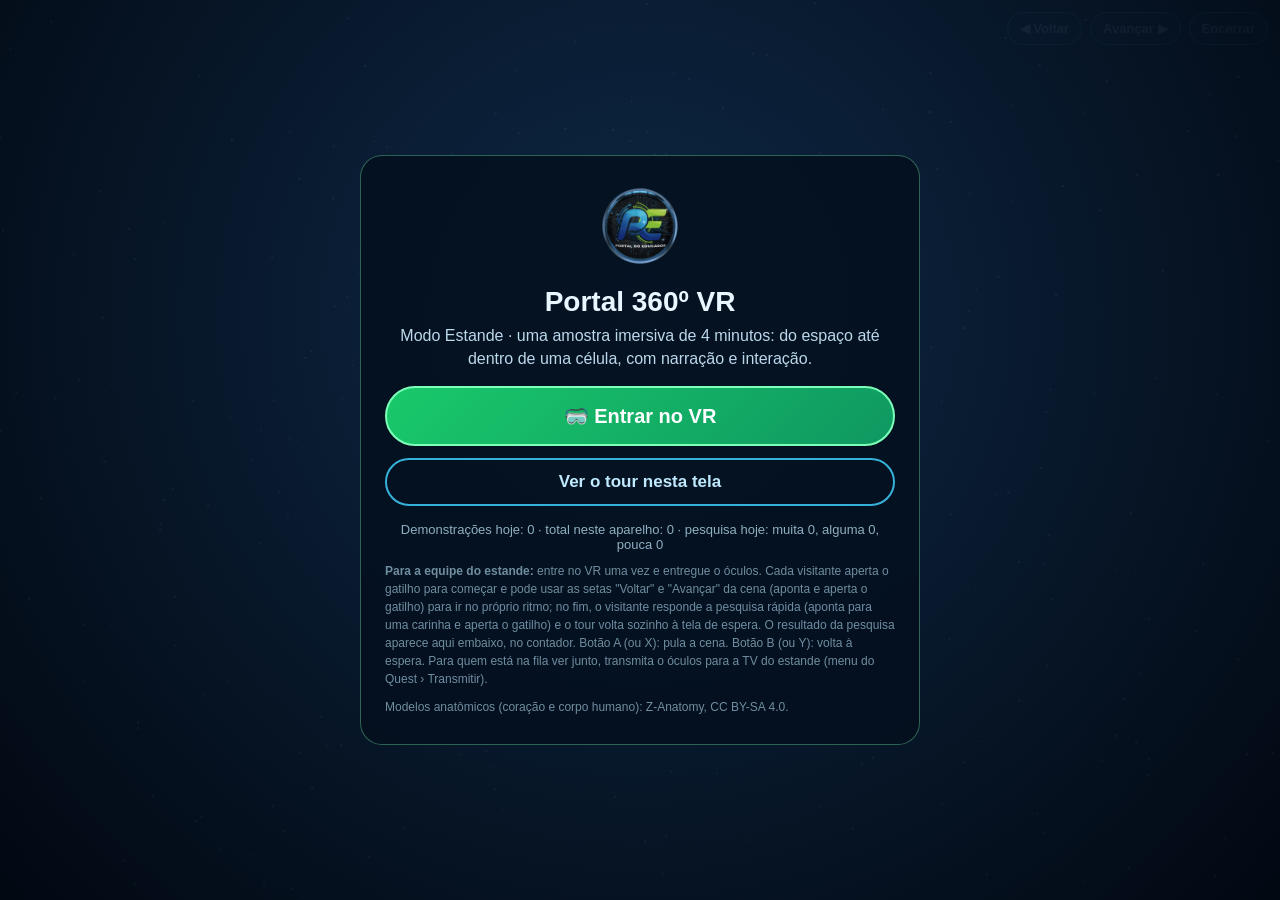
<file: demo/index.html>
<!doctype html>
<html lang="pt-BR">
<head>
<meta charset="utf-8">
<meta name="viewport" content="width=device-width,initial-scale=1">
<title>Portal 360º VR · Modo Estande</title>
<link rel="icon" href="assets/logo.png">
<style>
:root{--verde:#1a6b2a;--azul:#0f2c4a;--claro:#7CFFB8}
*{box-sizing:border-box}
html,body{margin:0;height:100%;background:#020812;color:#eaf6ff;font-family:"Segoe UI",Arial,sans-serif;overflow:hidden}
#palco{position:fixed;inset:0;width:100%;height:100%;display:block}
#painel{position:fixed;inset:0;display:flex;align-items:center;justify-content:center;background:radial-gradient(circle at 50% 35%,rgba(15,44,74,.92),rgba(2,8,18,.97));z-index:10}
#painel.oculto{display:none}
.caixa{max-width:560px;width:calc(100% - 32px);text-align:center;padding:28px 24px;border:1px solid rgba(124,255,184,.35);border-radius:22px;background:rgba(4,16,30,.85)}
.caixa img{width:84px;height:84px;border-radius:50%;margin-bottom:10px}
.caixa h1{margin:4px 0 6px;font-size:28px}
.caixa p{margin:6px 0 14px;color:#bcd8ea;line-height:1.45}
.botoes{display:flex;flex-direction:column;gap:12px;margin-top:16px}
.botoes button{font:700 20px "Segoe UI",Arial;padding:16px;border-radius:999px;border:2px solid var(--claro);background:linear-gradient(135deg,#19c96a,#0F9861);color:#fff;cursor:pointer}
.botoes button.sec{background:transparent;border-color:#37B1DA;color:#bfe9ff;font-size:17px;padding:12px}
.contador{margin-top:16px;font-size:13px;color:#8fb0c2}
.dica{margin-top:10px;font-size:12px;color:#6f8ea1;line-height:1.5;text-align:left}
#legenda{position:fixed;left:50%;bottom:28px;transform:translateX(-50%);max-width:min(760px,calc(100% - 32px));font-weight:600;padding:12px 18px;border-radius:14px;background:rgba(3,12,24,.78);font-size:20px;line-height:1.4;text-align:center;z-index:5}
#legenda:empty{display:none}
#barra{position:fixed;top:12px;right:12px;z-index:6;display:flex;gap:8px}
#barra button{font:600 13px "Segoe UI",Arial;padding:8px 12px;border-radius:999px;border:1px solid #37B1DA;background:rgba(4,16,30,.8);color:#cfe8f6;cursor:pointer}
</style>
</head>
<body>
<canvas id="palco"></canvas>
<div id="legenda"></div>
<div id="barra" hidden><button type="button" data-action="voltar">◀ Voltar</button><button type="button" data-action="pular">Avançar ▶</button><button type="button" data-action="parar">Encerrar</button></div>
<div id="painel">
  <div class="caixa">
    <img src="assets/logo.png" alt="">
    <h1>Portal 360º VR</h1>
    <p>Modo Estande · uma amostra imersiva de 4 minutos: do espaço até dentro de uma célula, com narração e interação.</p>
    <div class="botoes">
      <button type="button" data-action="vr" id="btnVR">🥽 Entrar no VR</button>
      <button type="button" class="sec" data-action="tela">Ver o tour nesta tela</button>
    </div>
    <div class="contador" id="contador"></div>
    <div class="dica"><b>Para a equipe do estande:</b> entre no VR uma vez e entregue o óculos. Cada visitante aperta o gatilho para começar e pode usar as setas "Voltar" e "Avançar" da cena (aponta e aperta o gatilho) para ir no próprio ritmo; no fim, o visitante responde a pesquisa rápida (aponta para uma carinha e aperta o gatilho) e o tour volta sozinho à tela de espera. O resultado da pesquisa aparece aqui embaixo, no contador. Botão A (ou X): pula a cena. Botão B (ou Y): volta à espera. Para quem está na fila ver junto, transmita o óculos para a TV do estande (menu do Quest › Transmitir).</div>
    <div class="dica">Modelos anatômicos (coração e corpo humano): Z-Anatomy, CC BY-SA 4.0.</div>
  </div>
</div>
<script src="vendor/three.r128.min.js"></script>
<script src="vendor/GLTFLoader.r128.js"></script>
<script src="snap/celula-data.js"></script>
<script src="snap/celula-models.js"></script>
<script src="snap/terra-data.js"></script>
<script src="snap/terra-models.js"></script>
<script src="snap/dna-data.js"></script>
<script src="snap/dna-models.js"></script>
<script src="legendas.js?v=1.5.1"></script>
<script src="estande.js?v=1.5.1"></script>
</body>
</html>
</file>
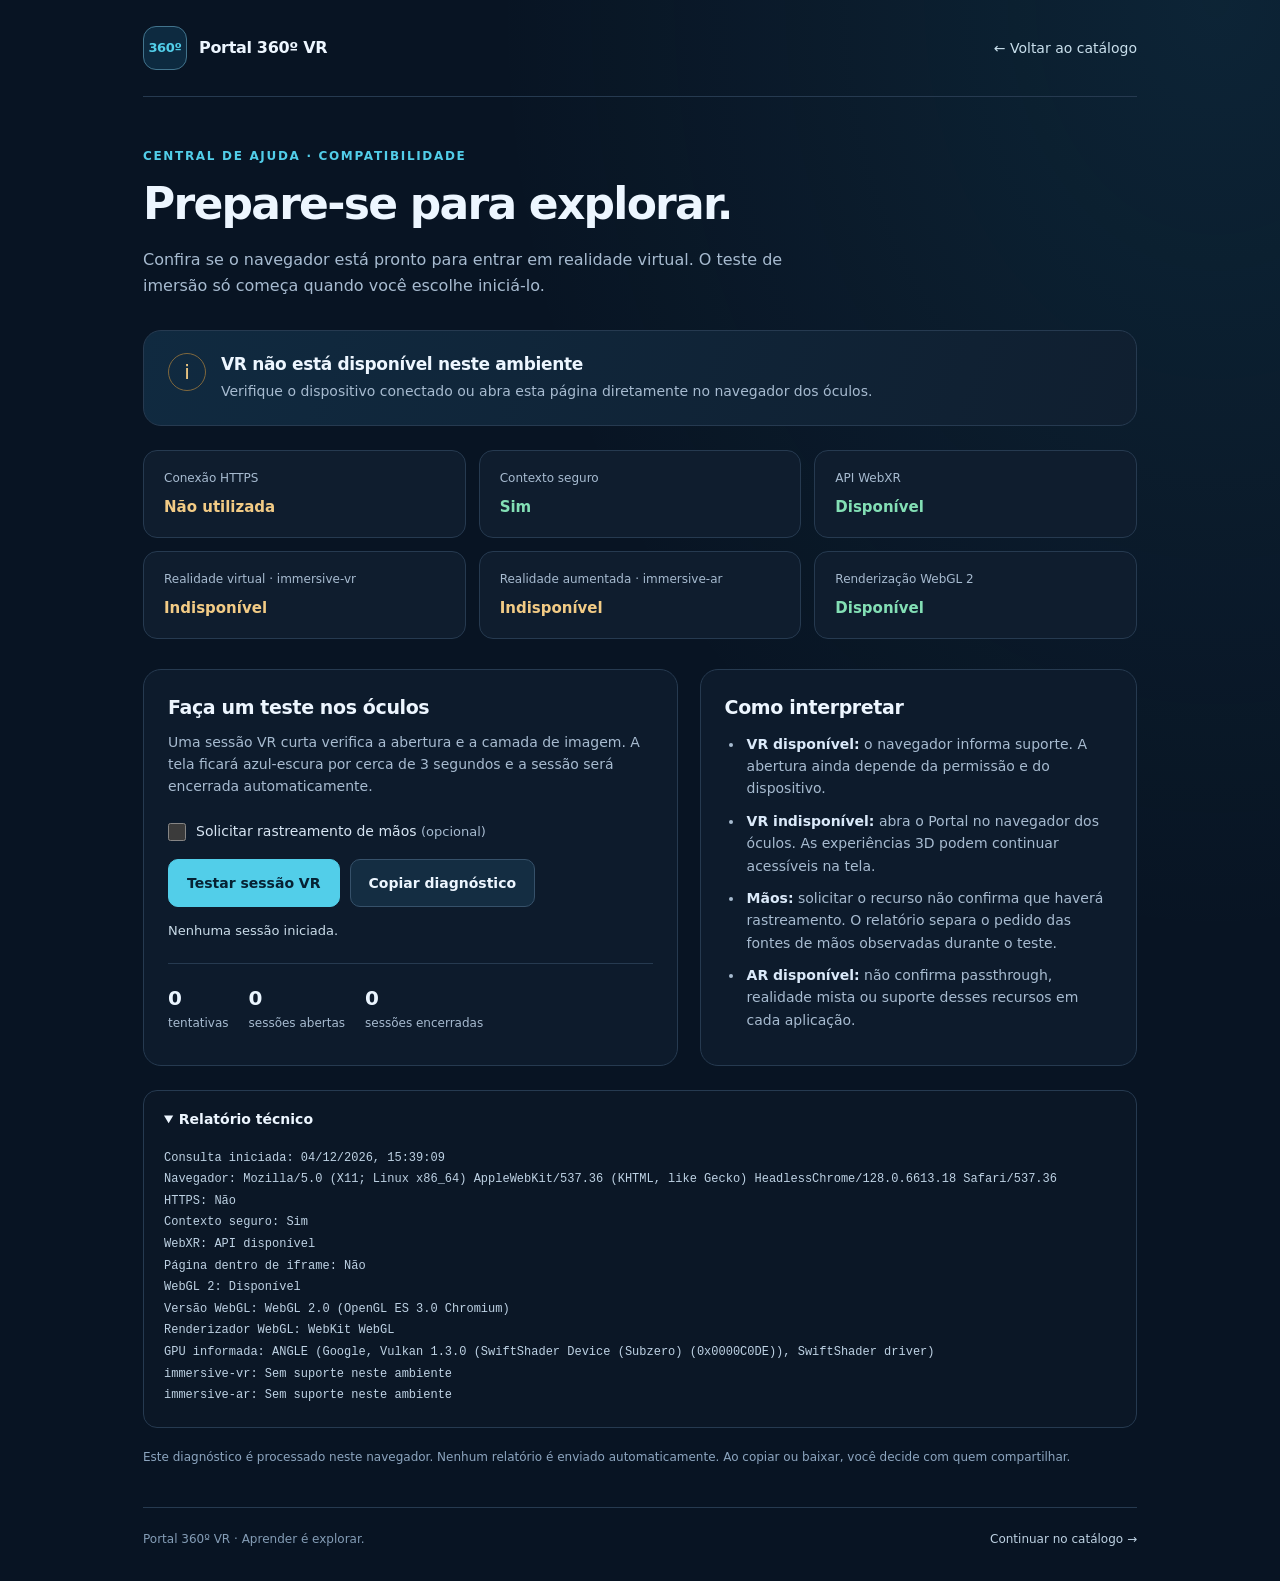
<file: diagnostico-vr.html>
<!doctype html>
<html lang="pt-BR">
<head>
  <meta charset="utf-8">
  <meta name="viewport" content="width=device-width, initial-scale=1">
  <meta name="color-scheme" content="dark">
  <meta name="description" content="Verifique a compatibilidade do seu navegador e dos seus óculos com as experiências do Portal 360º VR.">
  <title>Diagnóstico VR · Portal 360º VR</title>
  <style>
    :root{font-family:Inter,ui-sans-serif,system-ui,-apple-system,BlinkMacSystemFont,"Segoe UI",sans-serif;color:#edf6ff;background:#081423;color-scheme:dark;--cyan:#52cee9;--muted:#a7bbd0;--border:#263a50;--green:#83dfb5;--amber:#f2cb85;--red:#ffb6ac}
    *{box-sizing:border-box}body{margin:0;background:radial-gradient(ellipse at 95% 0,rgba(55,177,218,.1),transparent 42%),#081423;min-height:100vh;line-height:1.6}a{color:inherit}button,input{font:inherit}button,a{touch-action:manipulation}button:focus-visible,a:focus-visible,input:focus-visible,summary:focus-visible{outline:3px solid var(--cyan);outline-offset:5px}.wrap{max-width:1050px;padding:0 28px;margin:auto}.top{display:flex;justify-content:space-between;align-items:center;gap:20px;padding:26px 0;border-bottom:1px solid var(--border)}.brand{display:flex;align-items:center;gap:12px;text-decoration:none;font-weight:700;letter-spacing:-.02em}.mark{display:grid;place-items:center;border:1px solid #42748d;border-radius:13px;background:#0d2a40;width:44px;height:44px;color:var(--cyan);font-size:13px;font-weight:800}.back{font-size:14px;text-decoration:none;color:#c9dfec}.back:hover{color:var(--cyan)}main{padding:50px 0 40px}.eyebrow{font-size:12px;letter-spacing:.14em;text-transform:uppercase;color:var(--cyan);font-weight:700;margin:0 0 12px}h1{font-size:clamp(30px,5vw,44px);line-height:1.16;letter-spacing:-.04em;margin:0 0 18px}h2{font-size:19px;line-height:1.4;letter-spacing:-.02em;margin:0 0 10px}.lead{color:var(--muted);max-width:680px;margin:0 0 32px}.summary{border:1px solid var(--border);background:linear-gradient(110deg,#102a40,#101f30);border-radius:18px;padding:22px 24px;display:flex;gap:15px;align-items:flex-start;margin-bottom:24px}.summary-icon{width:38px;height:38px;border:1px solid #46617a;border-radius:50%;display:grid;place-items:center;color:var(--cyan);flex:none;font-size:20px}.summary h2{margin:0 0 3px;font-size:17px}.summary p{color:var(--muted);margin:0;font-size:14px}.summary[data-tone="good"] .summary-icon{color:var(--green);border-color:#38775f}.summary[data-tone="warn"] .summary-icon{color:var(--amber);border-color:#80683d}.checks{display:grid;grid-template-columns:repeat(3,minmax(0,1fr));gap:13px;margin:0 0 30px}.check{background:#0f1d2e;border:1px solid var(--border);border-radius:14px;padding:18px 20px;min-width:0}.check dt{font-size:12px;color:var(--muted);margin-bottom:7px}.check dd{margin:0;font-weight:650;font-size:15px;overflow-wrap:anywhere}.check dd[data-state="good"]{color:var(--green)}.check dd[data-state="warn"]{color:var(--amber)}.small{font-size:13px;color:var(--muted)}.grid{display:grid;grid-template-columns:1.1fr .9fr;gap:22px}.panel{border:1px solid var(--border);border-radius:18px;padding:24px;background:#0d1b2c;min-width:0}.panel p{color:var(--muted);font-size:14px;margin:0 0 18px}.hands{display:flex;align-items:flex-start;gap:10px;color:#d7e5f3;font-size:14px;margin:22px 0 16px}.hands input{accent-color:var(--cyan);width:18px;height:18px;margin:3px 0 0;flex:none}.button{border:1px solid #36516a;background:#142d42;color:#edf6ff;border-radius:10px;padding:12px 18px;font-weight:650;font-size:14px;cursor:pointer;min-height:46px}.button.primary{background:var(--cyan);color:#062133;border-color:var(--cyan)}.button:hover{filter:brightness(1.08)}.button:disabled{opacity:.55;cursor:wait}.actions{display:flex;gap:10px;flex-wrap:wrap}.notice{min-height:24px;font-size:13px!important;margin:14px 0 0!important;color:#cadce9!important}.counts{display:flex;gap:20px;padding-top:18px;margin-top:18px;border-top:1px solid var(--border);font-size:12px;color:var(--muted);flex-wrap:wrap}.counts strong{font-size:20px;display:block;color:#eaf5ff;font-weight:650}.tips{padding-left:19px;font-size:14px;color:var(--muted);margin:12px 0 0}.tips li{padding:0 0 10px 3px}.tips strong{color:#dbeafa;font-weight:600}details{margin-top:24px;border:1px solid var(--border);border-radius:14px;background:#0b1726}summary{cursor:pointer;padding:17px 20px;font-size:14px;font-weight:600}pre{margin:0;padding:0 20px 20px;font:12px/1.8 ui-monospace,SFMono-Regular,Consolas,monospace;white-space:pre-wrap;overflow-wrap:anywhere;color:#bed2e4;max-height:420px;overflow:auto}.foot{border-top:1px solid var(--border);padding:22px 0 32px;font-size:12px;color:#849db6;display:flex;justify-content:space-between;gap:20px}.foot a{text-decoration:none;color:#bdd1e2}.privacy{margin:20px 0 0;color:#8ca5bf;font-size:12px}.sr-only{position:absolute;width:1px;height:1px;padding:0;overflow:hidden;clip:rect(0,0,0,0);white-space:nowrap;border:0}@media(max-width:720px){.wrap{padding:0 18px}.top{padding:18px 0;gap:10px}.brand{font-size:14px}.back{font-size:12px}main{padding-top:32px}.checks{grid-template-columns:repeat(2,minmax(0,1fr))}.grid{grid-template-columns:1fr}.panel{padding:20px}.summary{padding:19px}.foot{flex-direction:column;gap:6px}}@media(prefers-reduced-motion:reduce){*{scroll-behavior:auto!important}}
  </style>
</head>
<body>
  <div class="wrap">
    <header class="top">
      <a class="brand" href="./?catalog=1" aria-label="Portal 360º VR, voltar ao catálogo"><span class="mark" aria-hidden="true">360º</span><span>Portal 360º VR</span></a>
      <a class="back" href="./?catalog=1">← Voltar ao catálogo</a>
    </header>
    <main>
      <p class="eyebrow">Central de ajuda · Compatibilidade</p>
      <h1>Prepare-se para explorar.</h1>
      <p class="lead">Confira se o navegador está pronto para entrar em realidade virtual. O teste de imersão só começa quando você escolhe iniciá-lo.</p>
      <section class="summary" id="summary" aria-live="polite">
        <span class="summary-icon" id="summaryIcon" aria-hidden="true">i</span>
        <div><h2 id="summaryTitle">Verificando o ambiente…</h2><p id="summaryText">Consultando os recursos informados pelo navegador.</p></div>
      </section>
      <dl class="checks">
        <div class="check"><dt>Conexão HTTPS</dt><dd id="https">Verificando…</dd></div>
        <div class="check"><dt>Contexto seguro</dt><dd id="secure">Verificando…</dd></div>
        <div class="check"><dt>API WebXR</dt><dd id="xr">Verificando…</dd></div>
        <div class="check"><dt>Realidade virtual · immersive-vr</dt><dd id="vr">Verificando…</dd></div>
        <div class="check"><dt>Realidade aumentada · immersive-ar</dt><dd id="ar">Verificando…</dd></div>
        <div class="check"><dt>Renderização WebGL 2</dt><dd id="gl">Verificando…</dd></div>
      </dl>
      <div class="grid">
        <section class="panel" aria-labelledby="testTitle">
          <h2 id="testTitle">Faça um teste nos óculos</h2>
          <p>Uma sessão VR curta verifica a abertura e a camada de imagem. A tela ficará azul-escura por cerca de 3 segundos e a sessão será encerrada automaticamente.</p>
          <label class="hands"><input type="checkbox" id="hands"><span>Solicitar rastreamento de mãos <span class="small">(opcional)</span></span></label>
          <div class="actions"><button class="button primary" id="test" type="button">Testar sessão VR</button><button class="button" id="copy" type="button">Copiar diagnóstico</button></div>
          <p id="notice" class="notice" role="status" aria-live="polite">Nenhuma sessão iniciada.</p>
          <div class="counts" aria-label="Contadores desta visita"><span><strong id="attempts">0</strong>tentativas</span><span><strong id="opened">0</strong>sessões abertas</span><span><strong id="closed">0</strong>sessões encerradas</span></div>
        </section>
        <aside class="panel" aria-labelledby="helpTitle">
          <h2 id="helpTitle">Como interpretar</h2>
          <ul class="tips">
            <li><strong>VR disponível:</strong> o navegador informa suporte. A abertura ainda depende da permissão e do dispositivo.</li>
            <li><strong>VR indisponível:</strong> abra o Portal no navegador dos óculos. As experiências 3D podem continuar acessíveis na tela.</li>
            <li><strong>Mãos:</strong> solicitar o recurso não confirma que haverá rastreamento. O relatório separa o pedido das fontes de mãos observadas durante o teste.</li>
            <li><strong>AR disponível:</strong> não confirma passthrough, realidade mista ou suporte desses recursos em cada aplicação.</li>
          </ul>
        </aside>
      </div>
      <details open><summary>Relatório técnico</summary><pre id="out" tabindex="0" aria-label="Relatório técnico de compatibilidade">Verificando…</pre></details>
      <p class="privacy">Este diagnóstico é processado neste navegador. Nenhum relatório é enviado automaticamente. Ao copiar ou baixar, você decide com quem compartilhar.</p>
      <noscript><p>Ative o JavaScript para consultar a compatibilidade e executar o teste de VR.</p></noscript>
    </main>
    <footer class="foot"><span>Portal 360º VR · Aprender é explorar.</span><a href="./?catalog=1">Continuar no catálogo →</a></footer>
  </div>
  <script>
  (() => {
    'use strict';
    const $ = id => document.getElementById(id);
    const state = { busy: false, disposed: false, session: null, context: null, attempts: 0, opened: 0, closed: 0, vr: null, gl2: false };
    const lines = [];
    const ended = new WeakSet();
    const closing = new WeakMap();
    let stopObservation = null;
    const errorText = error => (error && error.name ? error.name + ': ' : '') + (error && error.message ? error.message : String(error));
    function log(label, value) {
      lines.push(label + ': ' + value);
      if (lines.length > 240) lines.splice(0, lines.length - 240);
      $('out').textContent = lines.join('\n');
    }
    function field(id, value, tone) { $(id).textContent = value; $(id).dataset.state = tone || ''; }
    function counters() { for (const key of ['attempts', 'opened', 'closed']) $(key).textContent = String(state[key]); }
    function banner(title, description, tone) {
      $('summaryTitle').textContent = title;
      $('summaryText').textContent = description;
      $('summary').dataset.tone = tone;
      $('summaryIcon').textContent = tone === 'good' ? '✓' : 'i';
    }
    function refreshSummary() {
      if (!window.isSecureContext) return banner('Abra o Portal por uma conexão segura', 'A entrada em VR exige um contexto seguro. Use o endereço HTTPS do Portal nos óculos.', 'warn');
      if (!navigator.xr) return banner('A imersão VR não está disponível neste navegador', 'Você ainda pode acessar o catálogo e explorar os modos 3D compatíveis com o seu dispositivo.', 'warn');
      if (state.vr === true) return banner('O navegador informa suporte a VR', 'Faça o teste nos óculos para verificar a abertura da sessão. A qualidade das aplicações precisa ser avaliada dentro de cada experiência.', 'good');
      if (state.vr === false) return banner('VR não está disponível neste ambiente', 'Verifique o dispositivo conectado ou abra esta página diretamente no navegador dos óculos.', 'warn');
      banner('Não foi possível confirmar a compatibilidade VR', 'Confira os detalhes do relatório. Se houver um headset conectado, você pode tentar abrir a sessão pelo botão abaixo.', 'warn');
    }
    function releaseGL(gl) {
      if (!gl) return;
      try { const ext = gl.getExtension('WEBGL_lose_context'); if (ext) ext.loseContext(); } catch (_) { /* A context may already have been lost. */ }
      if (state.context === gl) state.context = null;
    }
    function gpuInfo(gl) {
      log('Versão WebGL', gl.getParameter(gl.VERSION));
      log('Renderizador WebGL', gl.getParameter(gl.RENDERER));
      const extension = gl.getExtension('WEBGL_debug_renderer_info');
      log('GPU informada', extension ? gl.getParameter(extension.UNMASKED_RENDERER_WEBGL) : 'Detalhes não expostos pelo navegador');
    }
    function probeGraphics() {
      // One canvas/context probe per page load; release it even if querying the GPU fails.
      let gl = null;
      try {
        const canvas = document.createElement('canvas');
        gl = canvas.getContext('webgl2', { powerPreference: 'high-performance' });
        state.gl2 = !!gl;
        field('gl', gl ? 'Disponível' : 'Indisponível', gl ? 'good' : 'warn');
        log('WebGL 2', gl ? 'Disponível' : 'Indisponível');
        if (gl) gpuInfo(gl);
      } catch (error) { field('gl', 'Falha na consulta', 'warn'); log('Consulta WebGL 2', errorText(error)); }
      finally { releaseGL(gl); }
    }
    async function checkMode(mode, id) {
      if (!navigator.xr || typeof navigator.xr.isSessionSupported !== 'function') {
        field(id, 'Não informado', 'warn'); log(mode, 'Consulta indisponível'); return;
      }
      try {
        const supported = await navigator.xr.isSessionSupported(mode);
        if (state.disposed) return;
        field(id, supported ? 'Disponível' : 'Indisponível', supported ? 'good' : 'warn');
        log(mode, supported ? 'Suporte informado pelo navegador' : 'Sem suporte neste ambiente');
        if (mode === 'immersive-vr') state.vr = supported;
      } catch (error) { field(id, 'Não confirmado', 'warn'); log('Consulta ' + mode, errorText(error)); }
    }
    function registerEnd(session) {
      if (ended.has(session)) return;
      ended.add(session); state.closed++; counters(); log('Sessão VR', 'Encerramento confirmado');
      if (stopObservation) stopObservation();
      if (state.session === session) state.session = null;
    }
    function closeSession(session) {
      if (!session || ended.has(session)) return Promise.resolve();
      if (closing.has(session)) return closing.get(session);
      const promise = (async () => {
        try { await session.end(); registerEnd(session); }
        catch (error) { if (!ended.has(session)) log('Encerramento da sessão', errorText(error)); }
      })();
      closing.set(session, promise);
      return promise;
    }
    function observeSession(session, gl, layer) {
      return new Promise(resolve => {
        const handsSeen = new Set();
        let maxInputs = 0, frames = 0, frameId = 0, done = false, failed = false;
        function collect() {
          const inputs = Array.from(session.inputSources || []);
          maxInputs = Math.max(maxInputs, inputs.length);
          for (const source of inputs) if (source.hand) handsSeen.add(source.handedness === 'left' ? 'esquerda' : source.handedness === 'right' ? 'direita' : 'sem lado informado');
        }
        function finish() {
          if (done) return; done = true;
          clearTimeout(timer);
          try { if (frameId) session.cancelAnimationFrame(frameId); } catch (_) { /* Session ended. */ }
          session.removeEventListener('inputsourceschange', collect);
          if (stopObservation === finish) stopObservation = null;
          resolve({ hands: Array.from(handsSeen), maxInputs, frames, failed });
        }
        function frame() {
          if (done) return;
          try {
            collect();
            gl.bindFramebuffer(gl.FRAMEBUFFER, layer.framebuffer);
            gl.clearColor(0.025, 0.07, 0.12, 1);
            gl.clear(gl.COLOR_BUFFER_BIT | gl.DEPTH_BUFFER_BIT);
            frames++;
            frameId = session.requestAnimationFrame(frame);
          } catch (error) { failed = true; log('Quadro VR', errorText(error)); finish(); }
        }
        const timer = setTimeout(finish, 3000);
        stopObservation = finish;
        session.addEventListener('inputsourceschange', collect);
        collect();
        try { frameId = session.requestAnimationFrame(frame); }
        catch (error) { failed = true; log('Início dos quadros VR', errorText(error)); finish(); }
      });
    }
    async function testSession() {
      if (state.busy || state.disposed) return;
      if (!window.isSecureContext || !navigator.xr || typeof navigator.xr.requestSession !== 'function') {
        $('notice').textContent = 'A sessão VR exige um navegador compatível em um contexto seguro. Confira o relatório.';
        return;
      }
      state.busy = true;
      $('test').disabled = true; $('hands').disabled = true;
      $('test').textContent = 'Teste em andamento…';
      $('notice').textContent = 'Confirme a abertura nos óculos. O teste encerra a sessão automaticamente.';
      state.attempts++; counters();
      const wantsHands = $('hands').checked;
      const optionalFeatures = wantsHands ? ['local-floor', 'hand-tracking'] : ['local-floor'];
      let session = null, gl = null, success = false;
      log('\nTeste ' + state.attempts, new Date().toLocaleString('pt-BR'));
      log('Rastreamento de mãos solicitado', wantsHands ? 'Sim, como recurso opcional' : 'Não');
      try {
        // requestSession is called directly from the click, before any awaited check.
        session = await navigator.xr.requestSession('immersive-vr', { optionalFeatures });
        state.session = session; state.opened++; counters();
        session.addEventListener('end', () => registerEnd(session), { once: true });
        log('Sessão VR', 'Aberta');
        if (state.disposed) return;
        const enabled = session.enabledFeatures;
        log('Mãos habilitadas pela sessão', enabled ? (Array.from(enabled).includes('hand-tracking') ? 'Sim; fontes de entrada serão verificadas separadamente' : 'Não informadas como habilitadas') : 'O navegador não expõe a lista de recursos habilitados');
        try { await session.requestReferenceSpace('local-floor'); log('Referência espacial', 'local-floor disponível'); }
        catch (_) { await session.requestReferenceSpace('local'); log('Referência espacial', 'local disponível; local-floor não concedido'); }
        if (state.disposed || ended.has(session)) return;
        const canvas = document.createElement('canvas');
        gl = canvas.getContext('webgl2', { xrCompatible: true, powerPreference: 'high-performance' });
        state.context = gl;
        if (!gl) throw new Error('Não foi possível criar um contexto WebGL 2 para o teste.');
        if (typeof gl.makeXRCompatible !== 'function') throw new Error('O navegador não oferece makeXRCompatible para este contexto.');
        await gl.makeXRCompatible();
        if (state.disposed || ended.has(session)) return;
        log('WebGL 2 na sessão', 'Contexto compatível com XR');
        gpuInfo(gl);
        if (typeof window.XRWebGLLayer !== 'function') throw new Error('XRWebGLLayer não está disponível neste navegador.');
        const layer = new window.XRWebGLLayer(session, gl);
        session.updateRenderState({ baseLayer: layer });
        log('Camada de imagem', 'Criada; observando quadros e fontes de entrada por até 3 segundos');
        const observed = await observeSession(session, gl, layer);
        log('Quadros VR recebidos', observed.frames);
        log('Fontes de entrada simultâneas observadas', observed.maxInputs);
        log('Fontes de mãos observadas', observed.hands.length ? observed.hands.join(', ') : 'Nenhuma neste intervalo; isso não prova ausência de suporte');
        success = observed.frames > 0 && !observed.failed;
        log('Resultado', success ? 'Sessão e camada de imagem responderam ao teste' : observed.failed ? 'Sessão aberta, mas a renderização apresentou erro' : 'Sessão aberta, mas nenhum quadro VR foi observado');
      } catch (error) {
        log('Falha no teste', errorText(error));
      } finally {
        if (stopObservation) stopObservation();
        await closeSession(session);
        releaseGL(gl);
        state.busy = false; $('test').disabled = false; $('hands').disabled = false;
        $('test').textContent = 'Testar sessão VR';
        $('notice').textContent = session && !ended.has(session)
          ? 'O navegador não confirmou o encerramento. Saia da sessão pelo menu dos óculos antes de testar novamente.'
          : success ? 'Teste concluído e sessão encerrada. Consulte o relatório para os detalhes.' : 'Teste finalizado. Consulte o relatório para entender o resultado.';
        // Do not allow a second request while an unconfirmed session may still be active.
        if (session && !ended.has(session)) { state.busy = true; $('test').disabled = true; }
      }
    }
    function downloadReport(text) {
      const url = URL.createObjectURL(new Blob([text], { type: 'text/plain;charset=utf-8' }));
      const link = document.createElement('a');
      link.href = url; link.download = 'portal360-diagnostico-vr.txt'; document.body.appendChild(link); link.click(); link.remove();
      setTimeout(() => URL.revokeObjectURL(url), 1000);
    }
    $('copy').addEventListener('click', async () => {
      const text = ['Portal 360º VR · Diagnóstico', ...lines, '', 'Tentativas: ' + state.attempts, 'Sessões abertas: ' + state.opened, 'Sessões encerradas: ' + state.closed].join('\n');
      try {
        if (!navigator.clipboard || typeof navigator.clipboard.writeText !== 'function') throw new Error('Clipboard indisponível');
        await navigator.clipboard.writeText(text);
        $('notice').textContent = 'Diagnóstico copiado. Você já pode colar e compartilhar.';
      } catch (_) {
        try { downloadReport(text); $('notice').textContent = 'Cópia indisponível. O diagnóstico foi preparado como arquivo TXT para baixar.'; }
        catch (_) { $('notice').textContent = 'Selecione o texto no relatório técnico para copiar manualmente.'; }
      }
    });
    $('test').addEventListener('click', testSession);
    function cleanup() {
      state.disposed = true;
      if (stopObservation) stopObservation();
      if (state.session) void closeSession(state.session);
      releaseGL(state.context);
    }
    window.addEventListener('pagehide', cleanup);
    window.addEventListener('beforeunload', cleanup);
    window.addEventListener('pageshow', event => { if (event.persisted) window.location.reload(); });
    log('Consulta iniciada', new Date().toLocaleString('pt-BR'));
    log('Navegador', navigator.userAgent);
    const https = window.location.protocol === 'https:';
    field('https', https ? 'Ativa' : 'Não utilizada', https ? 'good' : 'warn');
    field('secure', window.isSecureContext ? 'Sim' : 'Não', window.isSecureContext ? 'good' : 'warn');
    field('xr', navigator.xr ? 'Disponível' : 'Indisponível', navigator.xr ? 'good' : 'warn');
    log('HTTPS', https ? 'Sim' : 'Não');
    log('Contexto seguro', window.isSecureContext ? 'Sim' : 'Não');
    log('WebXR', navigator.xr ? 'API disponível' : 'API indisponível');
    let framed = false;
    try { framed = window.top !== window; } catch (_) { framed = true; }
    log('Página dentro de iframe', framed ? 'Sim; a política do contêiner também pode afetar XR' : 'Não');
    probeGraphics();
    if (!navigator.xr || !window.isSecureContext) { $('test').disabled = true; $('hands').disabled = true; }
    Promise.allSettled([checkMode('immersive-vr', 'vr'), checkMode('immersive-ar', 'ar')]).then(() => { if (!state.disposed) refreshSummary(); });
  })();
  </script>
</body>
</html>
</file>
